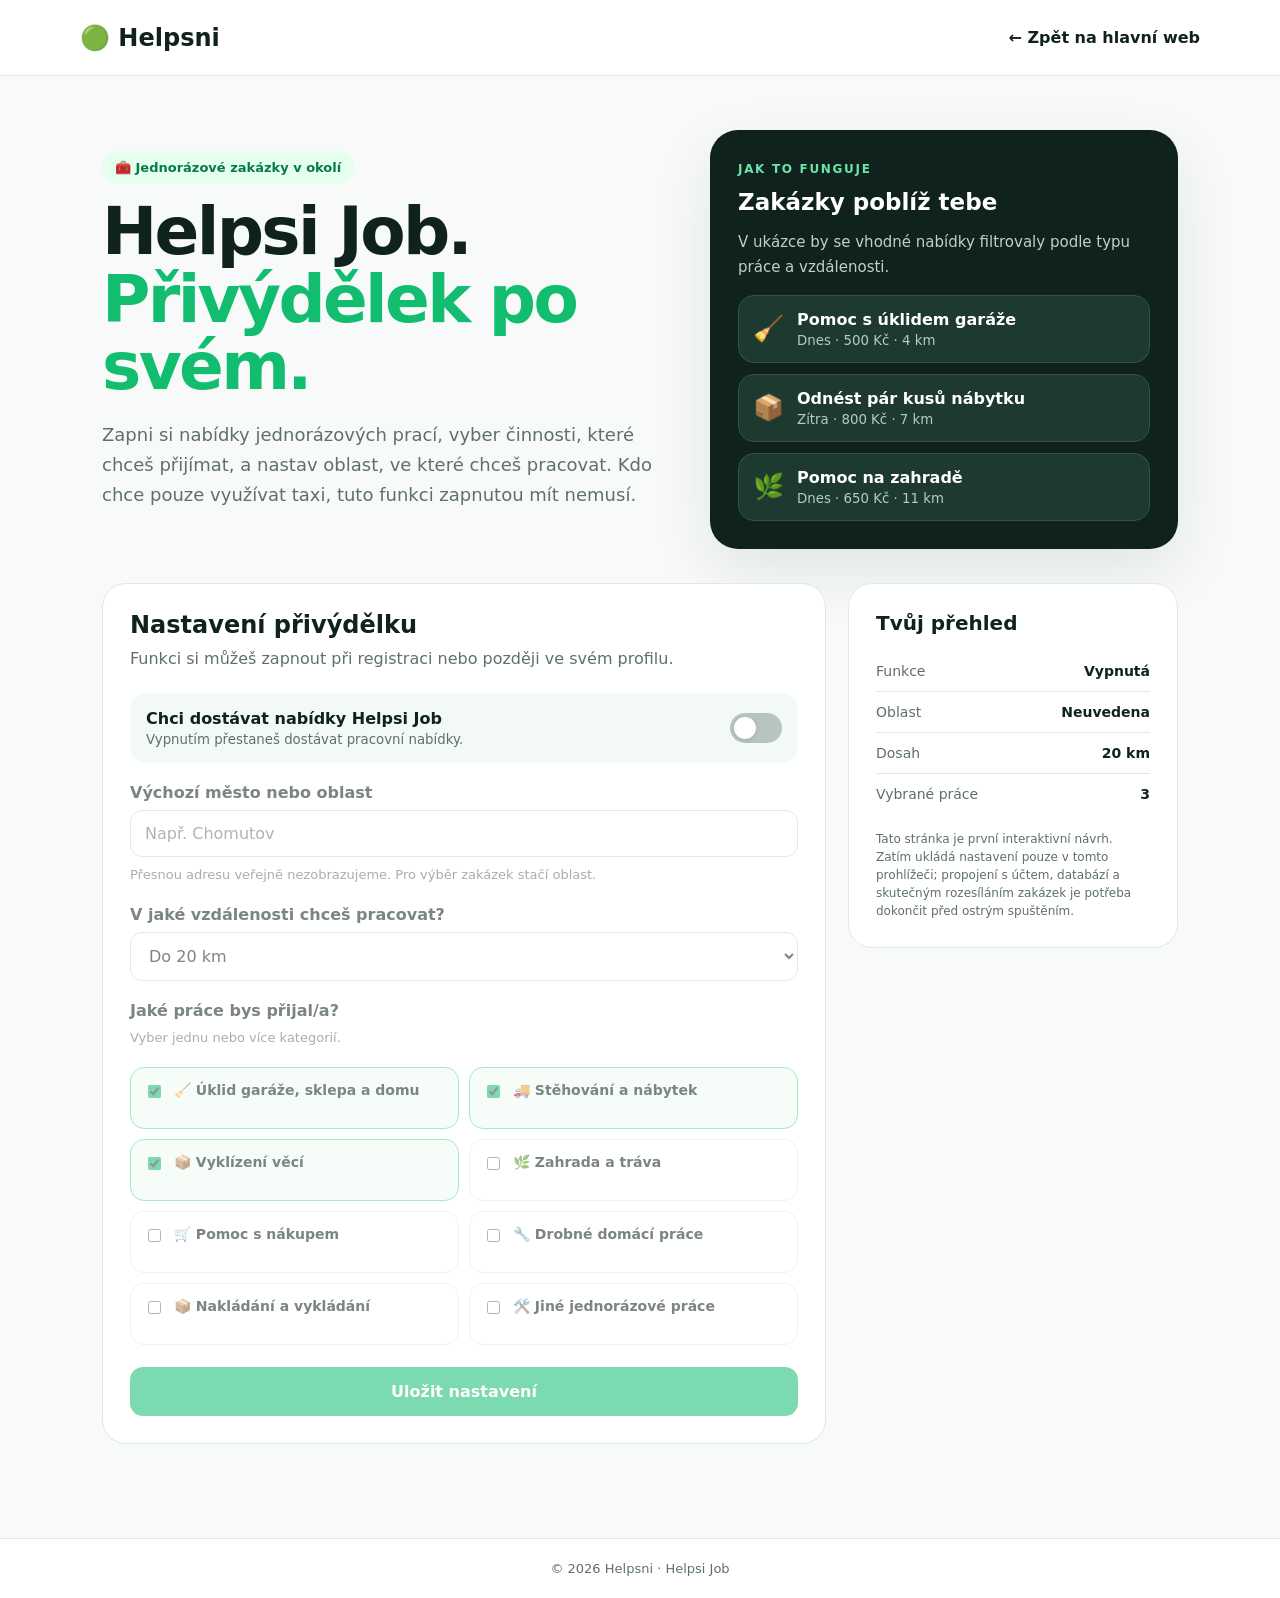
<file: prace-na-den/index.html>
<!doctype html>
<html lang="cs">
<head>
<meta charset="utf-8">
<meta name="viewport" content="width=device-width, initial-scale=1">
<meta name="theme-color" content="#12bd70">
<title>Helpsi Job | Helpsni</title>
<style>
:root{--green:#12bd70;--ink:#10221d;--muted:#5e7069;--line:#dfe9e3;--soft:#f3faf6}
*{box-sizing:border-box}body{margin:0;background:#f7faf8;color:var(--ink);font-family:Inter,system-ui,-apple-system,BlinkMacSystemFont,"Segoe UI",sans-serif}button,input,select{font:inherit}button{cursor:pointer}.top{height:76px;background:#fff;border-bottom:1px solid var(--line);display:flex;align-items:center;justify-content:space-between;padding:0 max(5%,calc((100% - 1120px)/2));gap:18px}.brand{font-size:24px;font-weight:900;color:var(--ink);text-decoration:none}.brand span{color:var(--green)}.back{color:var(--ink);text-decoration:none;font-weight:750}.wrap{max-width:1120px;margin:auto;padding:54px 22px 76px}.eyebrow{font-size:12px;letter-spacing:.14em;font-weight:900;color:#0b9d5a}.hero{display:grid;grid-template-columns:1.1fr .9fr;gap:36px;align-items:center;margin-bottom:34px}.hero h1{font-size:clamp(40px,6vw,66px);line-height:1.02;letter-spacing:-.04em;margin:14px 0 20px}.hero p{font-size:18px;line-height:1.65;color:var(--muted);max-width:650px}.pill{display:inline-flex;align-items:center;gap:8px;background:#e4fff0;color:#087a48;border-radius:999px;padding:9px 13px;font-weight:800;font-size:13px}.visual{background:#10221d;color:#fff;border-radius:28px;padding:28px;box-shadow:0 22px 60px #10221d18}.visual h2{font-size:23px;margin:12px 0}.visual p{font-size:15px;color:#c0d0c9}.job{display:flex;align-items:center;gap:13px;background:#1d3930;border:1px solid #335347;border-radius:16px;padding:14px;margin-top:11px}.emoji{font-size:25px}.job b{display:block}.job small{display:block;color:#b8cbc1;margin-top:4px}.layout{display:grid;grid-template-columns:1fr 330px;gap:22px;align-items:start}.panel{background:#fff;border:1px solid var(--line);border-radius:24px;padding:27px;margin-bottom:18px}.panel h2{margin:0 0 8px;font-size:24px}.sub{color:var(--muted);line-height:1.55;margin:0 0 22px}.toggle-row{display:flex;justify-content:space-between;gap:16px;align-items:center;padding:16px;background:var(--soft);border-radius:16px}.toggle-row b{display:block}.toggle-row small{display:block;color:var(--muted);margin-top:4px}.switch{position:relative;width:52px;height:30px;flex:0 0 auto}.switch input{opacity:0;width:1px;height:1px;position:absolute}.track{position:absolute;inset:0;background:#b8c5be;border-radius:30px;transition:.2s}.track:after{content:"";position:absolute;left:4px;top:4px;width:22px;height:22px;border-radius:50%;background:white;transition:.2s;box-shadow:0 1px 4px #0002}.switch input:checked+.track{background:var(--green)}.switch input:checked+.track:after{transform:translateX(22px)}.switch input:focus-visible+.track{outline:3px solid #8bdcb5;outline-offset:2px}.field{display:grid;gap:8px;margin-top:20px}.field label,.field-title{font-weight:800}.field input[type=text],.field select{width:100%;padding:13px 14px;border:1px solid #ccd9d1;border-radius:12px;background:#fff;color:var(--ink)}.hint{font-size:13px;color:var(--muted);line-height:1.5}.choices{display:grid;grid-template-columns:1fr 1fr;gap:10px;margin-top:12px}.choice{display:flex;align-items:flex-start;gap:10px;border:1px solid var(--line);border-radius:14px;padding:13px;cursor:pointer;min-height:62px}.choice:has(input:checked){border-color:#59d99c;background:#effcf5}.choice input{margin-top:4px;accent-color:var(--green)}.choice span{font-weight:650;font-size:14px;line-height:1.35}.primary{width:100%;border:0;border-radius:13px;background:var(--green);color:#fff;padding:15px 18px;font-weight:900;margin-top:22px}.primary:hover{filter:brightness(.96)}.status{margin-top:14px;padding:13px 14px;background:#effcf5;border:1px solid #bdeed2;border-radius:13px;color:#087a48;font-weight:750;display:none}.status.show{display:block}.summary{position:sticky;top:18px}.summary h3{margin:0 0 16px;font-size:20px}.summary-line{display:flex;justify-content:space-between;gap:12px;border-bottom:1px solid var(--line);padding:12px 0;font-size:14px}.summary-line:last-of-type{border-bottom:0}.summary-line span{color:var(--muted)}.note{font-size:12px;color:var(--muted);line-height:1.5;margin:16px 0 0}.footer{text-align:center;color:var(--muted);font-size:13px;padding:22px;border-top:1px solid var(--line);background:white}
@media(max-width:800px){.hero,.layout{grid-template-columns:1fr}.hero{gap:22px}.wrap{padding-top:32px}.summary{position:static}.top{height:66px;padding:0 18px}.brand{font-size:21px}.panel{padding:20px}.choices{grid-template-columns:1fr 1fr}}@media(max-width:440px){.choices{grid-template-columns:1fr}.hero h1{font-size:42px}.back{font-size:13px}}
</style>
</head>
<body>
<header class="top"><a class="brand" href="/">🟢 Helpsni</a><a class="back" href="/">← Zpět na hlavní web</a></header>
<main class="wrap">
<section class="hero">
<div><span class="pill">🧰 Jednorázové zakázky v okolí</span><h1>Helpsi Job.<br><span style="color:var(--green)">Přivýdělek po svém.</span></h1><p>Zapni si nabídky jednorázových prací, vyber činnosti, které chceš přijímat, a nastav oblast, ve které chceš pracovat. Kdo chce pouze využívat taxi, tuto funkci zapnutou mít nemusí.</p></div>
<div class="visual"><span class="eyebrow" style="color:#6be4a8">JAK TO FUNGUJE</span><h2>Zakázky poblíž tebe</h2><p>V ukázce by se vhodné nabídky filtrovaly podle typu práce a vzdálenosti.</p><div class="job"><span class="emoji">🧹</span><div><b>Pomoc s úklidem garáže</b><small>Dnes · 500 Kč · 4 km</small></div></div><div class="job"><span class="emoji">📦</span><div><b>Odnést pár kusů nábytku</b><small>Zítra · 800 Kč · 7 km</small></div></div><div class="job"><span class="emoji">🌿</span><div><b>Pomoc na zahradě</b><small>Dnes · 650 Kč · 11 km</small></div></div></div>
</section>
<div class="layout">
<div>
<section class="panel">
<h2>Nastavení přivýdělku</h2><p class="sub">Funkci si můžeš zapnout při registraci nebo později ve svém profilu.</p>
<div class="toggle-row"><div><b>Chci dostávat nabídky Helpsi Job</b><small>Vypnutím přestaneš dostávat pracovní nabídky.</small></div><label class="switch"><input id="enabled" type="checkbox" aria-label="Zapnout nabídky Helpsi Job"><span class="track"></span></label></div>
<div id="settings">
<div class="field"><label for="city">Výchozí město nebo oblast</label><input id="city" type="text" placeholder="Např. Chomutov" autocomplete="address-level2"><span class="hint">Přesnou adresu veřejně nezobrazujeme. Pro výběr zakázek stačí oblast.</span></div>
<div class="field"><label for="radius">V jaké vzdálenosti chceš pracovat?</label><select id="radius"><option value="5">Do 5 km</option><option value="10">Do 10 km</option><option value="20" selected>Do 20 km</option><option value="30">Do 30 km</option><option value="50">Do 50 km</option></select></div>
<div class="field"><div class="field-title">Jaké práce bys přijal/a?</div><span class="hint">Vyber jednu nebo více kategorií.</span><div class="choices" id="categories">
<label class="choice"><input type="checkbox" value="Úklid garáže, sklepa a domu" checked><span>🧹 Úklid garáže, sklepa a domu</span></label>
<label class="choice"><input type="checkbox" value="Stěhování a přenášení nábytku" checked><span>🚚 Stěhování a nábytek</span></label>
<label class="choice"><input type="checkbox" value="Vyklízení nepotřebných věcí" checked><span>📦 Vyklízení věcí</span></label>
<label class="choice"><input type="checkbox" value="Práce na zahradě a sekání trávy"><span>🌿 Zahrada a tráva</span></label>
<label class="choice"><input type="checkbox" value="Pomoc s nákupem"><span>🛒 Pomoc s nákupem</span></label>
<label class="choice"><input type="checkbox" value="Drobné domácí práce"><span>🔧 Drobné domácí práce</span></label>
<label class="choice"><input type="checkbox" value="Nakládání a vykládání věcí"><span>📦 Nakládání a vykládání</span></label>
<label class="choice"><input type="checkbox" value="Jiné jednorázové práce"><span>🛠️ Jiné jednorázové práce</span></label>
</div></div>
<button id="save" class="primary">Uložit nastavení</button><div id="status" class="status" role="status"></div>
</div>
</section>
</div>
<aside class="panel summary"><h3>Tvůj přehled</h3><div class="summary-line"><span>Funkce</span><b id="sumEnabled">Vypnutá</b></div><div class="summary-line"><span>Oblast</span><b id="sumCity">Neuvedena</b></div><div class="summary-line"><span>Dosah</span><b id="sumRadius">20 km</b></div><div class="summary-line"><span>Vybrané práce</span><b id="sumCount">3</b></div><p class="note">Tato stránka je první interaktivní návrh. Zatím ukládá nastavení pouze v tomto prohlížeči; propojení s účtem, databází a skutečným rozesíláním zakázek je potřeba dokončit před ostrým spuštěním.</p></aside>
</div>
</main>
<footer class="footer">© <span id="year"></span> Helpsni · Helpsi Job</footer>
<script>
const $=id=>document.getElementById(id);const KEY='helpsni_work_preferences_v1';const enabled=$('enabled'),city=$('city'),radius=$('radius'),checks=[...document.querySelectorAll('#categories input')];
function prefs(){return {enabled:enabled.checked,city:city.value.trim(),radius:Number(radius.value),categories:checks.filter(c=>c.checked).map(c=>c.value)}}
function renderSummary(){const p=prefs();$('sumEnabled').textContent=p.enabled?'Zapnutá':'Vypnutá';$('sumCity').textContent=p.city||'Neuvedena';$('sumRadius').textContent=p.radius+' km';$('sumCount').textContent=String(p.categories.length);$('settings').style.opacity=p.enabled?'1':'.55';$('settings').style.pointerEvents=p.enabled?'auto':'none';}
function load(){try{const p=JSON.parse(localStorage.getItem(KEY)||'null');if(p){enabled.checked=!!p.enabled;city.value=p.city||'';radius.value=String([5,10,20,30,50].includes(Number(p.radius))?p.radius:20);checks.forEach(c=>c.checked=(p.categories||[]).includes(c.value));}}catch{}renderSummary();}
[enabled,city,radius,...checks].forEach(el=>el.addEventListener('change',renderSummary));city.addEventListener('input',renderSummary);
$('save').addEventListener('click',()=>{const p=prefs();if(p.enabled&&!p.categories.length){$('status').textContent='Vyber alespoň jeden druh práce.';$('status').classList.add('show');return;}localStorage.setItem(KEY,JSON.stringify(p));$('status').textContent='Nastavení bylo uloženo v tomto prohlížeči. Pro skutečné nabídky bude potřeba připojit účet Helpsni.';$('status').classList.add('show');renderSummary();});
$('year').textContent=new Date().getFullYear();load();
</script>
</body>
</html>
</file>
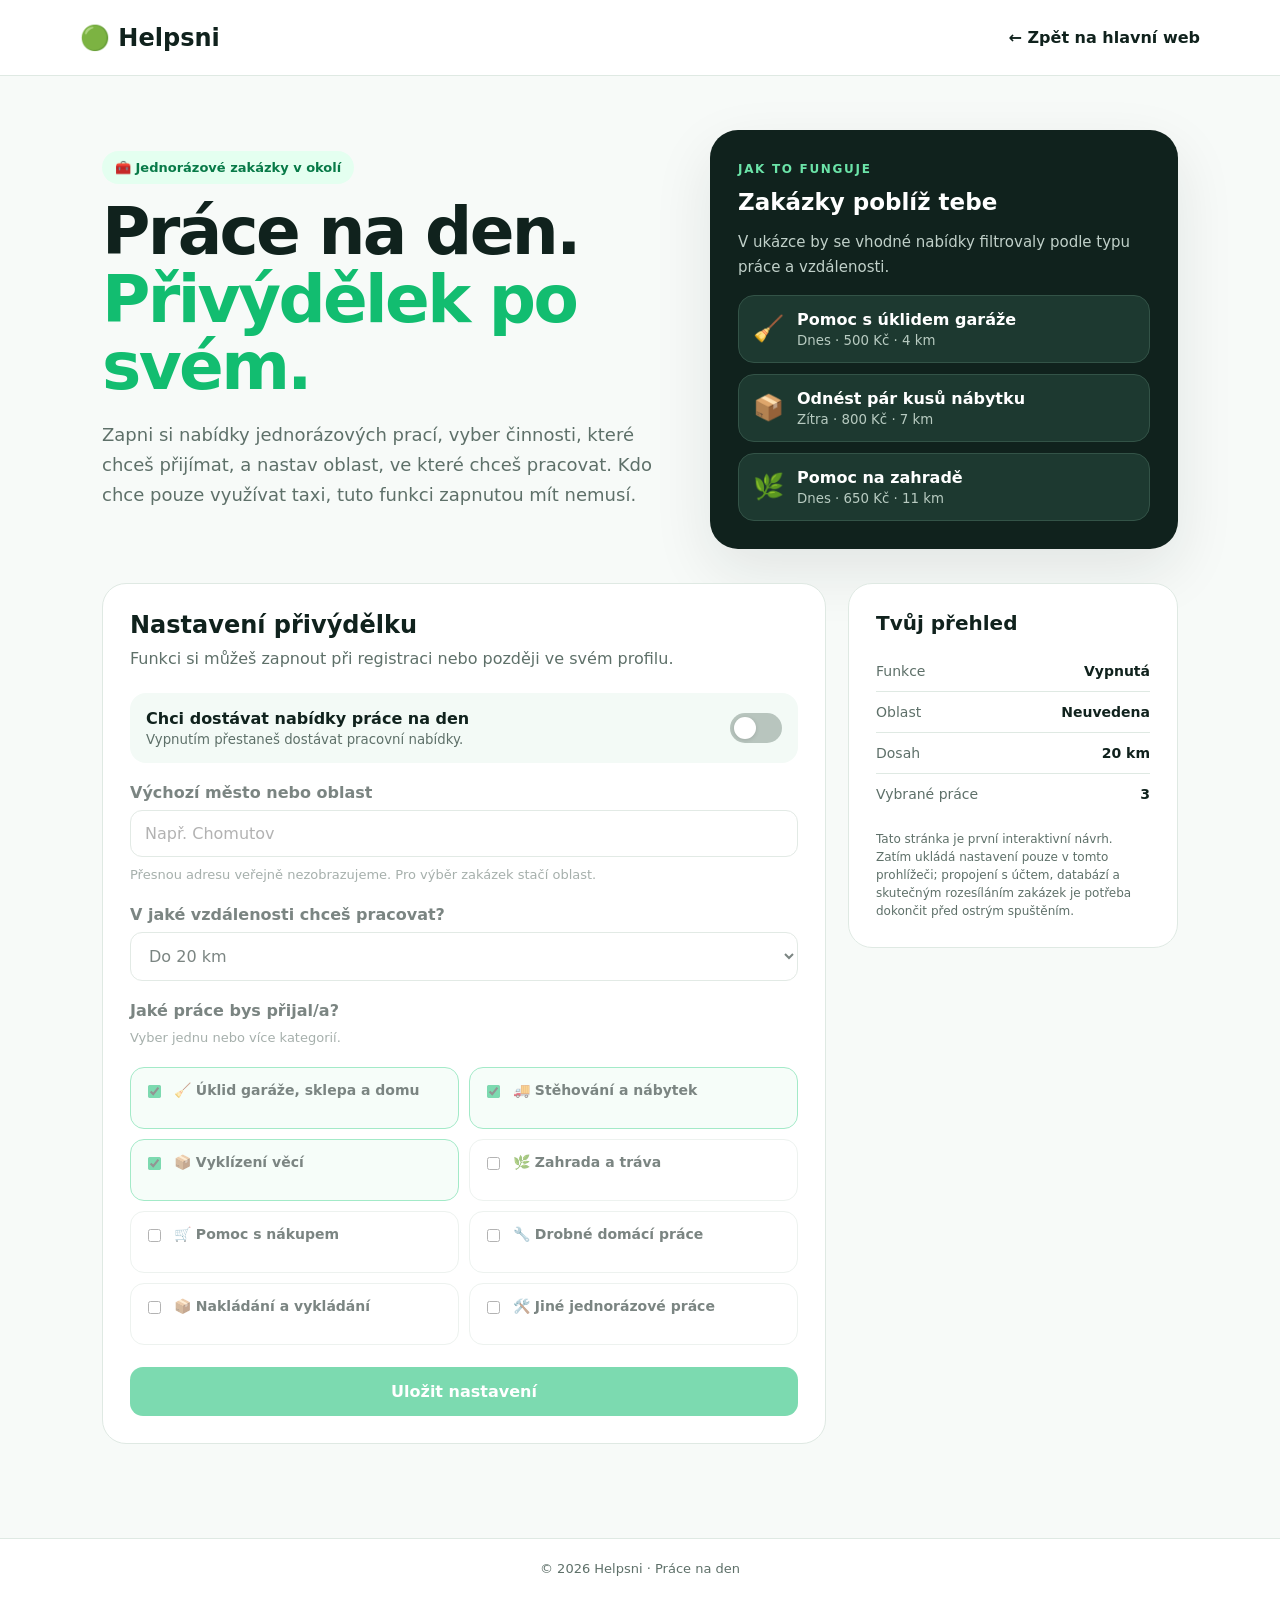
<file: prace-na-den.html>
<!doctype html>
<html lang="cs">
<head>
<meta charset="utf-8">
<meta name="viewport" content="width=device-width, initial-scale=1">
<meta name="theme-color" content="#12bd70">
<title>Práce na den | Helpsni</title>
<style>
:root{--green:#12bd70;--ink:#10221d;--muted:#5e7069;--line:#dfe9e3;--soft:#f3faf6}
*{box-sizing:border-box}body{margin:0;background:#f7faf8;color:var(--ink);font-family:Inter,system-ui,-apple-system,BlinkMacSystemFont,"Segoe UI",sans-serif}button,input,select{font:inherit}button{cursor:pointer}.top{height:76px;background:#fff;border-bottom:1px solid var(--line);display:flex;align-items:center;justify-content:space-between;padding:0 max(5%,calc((100% - 1120px)/2));gap:18px}.brand{font-size:24px;font-weight:900;color:var(--ink);text-decoration:none}.brand span{color:var(--green)}.back{color:var(--ink);text-decoration:none;font-weight:750}.wrap{max-width:1120px;margin:auto;padding:54px 22px 76px}.eyebrow{font-size:12px;letter-spacing:.14em;font-weight:900;color:#0b9d5a}.hero{display:grid;grid-template-columns:1.1fr .9fr;gap:36px;align-items:center;margin-bottom:34px}.hero h1{font-size:clamp(40px,6vw,66px);line-height:1.02;letter-spacing:-.04em;margin:14px 0 20px}.hero p{font-size:18px;line-height:1.65;color:var(--muted);max-width:650px}.pill{display:inline-flex;align-items:center;gap:8px;background:#e4fff0;color:#087a48;border-radius:999px;padding:9px 13px;font-weight:800;font-size:13px}.visual{background:#10221d;color:#fff;border-radius:28px;padding:28px;box-shadow:0 22px 60px #10221d18}.visual h2{font-size:23px;margin:12px 0}.visual p{font-size:15px;color:#c0d0c9}.job{display:flex;align-items:center;gap:13px;background:#1d3930;border:1px solid #335347;border-radius:16px;padding:14px;margin-top:11px}.emoji{font-size:25px}.job b{display:block}.job small{display:block;color:#b8cbc1;margin-top:4px}.layout{display:grid;grid-template-columns:1fr 330px;gap:22px;align-items:start}.panel{background:#fff;border:1px solid var(--line);border-radius:24px;padding:27px;margin-bottom:18px}.panel h2{margin:0 0 8px;font-size:24px}.sub{color:var(--muted);line-height:1.55;margin:0 0 22px}.toggle-row{display:flex;justify-content:space-between;gap:16px;align-items:center;padding:16px;background:var(--soft);border-radius:16px}.toggle-row b{display:block}.toggle-row small{display:block;color:var(--muted);margin-top:4px}.switch{position:relative;width:52px;height:30px;flex:0 0 auto}.switch input{opacity:0;width:1px;height:1px;position:absolute}.track{position:absolute;inset:0;background:#b8c5be;border-radius:30px;transition:.2s}.track:after{content:"";position:absolute;left:4px;top:4px;width:22px;height:22px;border-radius:50%;background:white;transition:.2s;box-shadow:0 1px 4px #0002}.switch input:checked+.track{background:var(--green)}.switch input:checked+.track:after{transform:translateX(22px)}.switch input:focus-visible+.track{outline:3px solid #8bdcb5;outline-offset:2px}.field{display:grid;gap:8px;margin-top:20px}.field label,.field-title{font-weight:800}.field input[type=text],.field select{width:100%;padding:13px 14px;border:1px solid #ccd9d1;border-radius:12px;background:#fff;color:var(--ink)}.hint{font-size:13px;color:var(--muted);line-height:1.5}.choices{display:grid;grid-template-columns:1fr 1fr;gap:10px;margin-top:12px}.choice{display:flex;align-items:flex-start;gap:10px;border:1px solid var(--line);border-radius:14px;padding:13px;cursor:pointer;min-height:62px}.choice:has(input:checked){border-color:#59d99c;background:#effcf5}.choice input{margin-top:4px;accent-color:var(--green)}.choice span{font-weight:650;font-size:14px;line-height:1.35}.primary{width:100%;border:0;border-radius:13px;background:var(--green);color:#fff;padding:15px 18px;font-weight:900;margin-top:22px}.primary:hover{filter:brightness(.96)}.status{margin-top:14px;padding:13px 14px;background:#effcf5;border:1px solid #bdeed2;border-radius:13px;color:#087a48;font-weight:750;display:none}.status.show{display:block}.summary{position:sticky;top:18px}.summary h3{margin:0 0 16px;font-size:20px}.summary-line{display:flex;justify-content:space-between;gap:12px;border-bottom:1px solid var(--line);padding:12px 0;font-size:14px}.summary-line:last-of-type{border-bottom:0}.summary-line span{color:var(--muted)}.note{font-size:12px;color:var(--muted);line-height:1.5;margin:16px 0 0}.footer{text-align:center;color:var(--muted);font-size:13px;padding:22px;border-top:1px solid var(--line);background:white}
@media(max-width:800px){.hero,.layout{grid-template-columns:1fr}.hero{gap:22px}.wrap{padding-top:32px}.summary{position:static}.top{height:66px;padding:0 18px}.brand{font-size:21px}.panel{padding:20px}.choices{grid-template-columns:1fr 1fr}}@media(max-width:440px){.choices{grid-template-columns:1fr}.hero h1{font-size:42px}.back{font-size:13px}}
</style>
</head>
<body>
<header class="top"><a class="brand" href="/">🟢 Helpsni</a><a class="back" href="/">← Zpět na hlavní web</a></header>
<main class="wrap">
<section class="hero">
<div><span class="pill">🧰 Jednorázové zakázky v okolí</span><h1>Práce na den.<br><span style="color:var(--green)">Přivýdělek po svém.</span></h1><p>Zapni si nabídky jednorázových prací, vyber činnosti, které chceš přijímat, a nastav oblast, ve které chceš pracovat. Kdo chce pouze využívat taxi, tuto funkci zapnutou mít nemusí.</p></div>
<div class="visual"><span class="eyebrow" style="color:#6be4a8">JAK TO FUNGUJE</span><h2>Zakázky poblíž tebe</h2><p>V ukázce by se vhodné nabídky filtrovaly podle typu práce a vzdálenosti.</p><div class="job"><span class="emoji">🧹</span><div><b>Pomoc s úklidem garáže</b><small>Dnes · 500 Kč · 4 km</small></div></div><div class="job"><span class="emoji">📦</span><div><b>Odnést pár kusů nábytku</b><small>Zítra · 800 Kč · 7 km</small></div></div><div class="job"><span class="emoji">🌿</span><div><b>Pomoc na zahradě</b><small>Dnes · 650 Kč · 11 km</small></div></div></div>
</section>
<div class="layout">
<div>
<section class="panel">
<h2>Nastavení přivýdělku</h2><p class="sub">Funkci si můžeš zapnout při registraci nebo později ve svém profilu.</p>
<div class="toggle-row"><div><b>Chci dostávat nabídky práce na den</b><small>Vypnutím přestaneš dostávat pracovní nabídky.</small></div><label class="switch"><input id="enabled" type="checkbox" aria-label="Zapnout nabídky práce na den"><span class="track"></span></label></div>
<div id="settings">
<div class="field"><label for="city">Výchozí město nebo oblast</label><input id="city" type="text" placeholder="Např. Chomutov" autocomplete="address-level2"><span class="hint">Přesnou adresu veřejně nezobrazujeme. Pro výběr zakázek stačí oblast.</span></div>
<div class="field"><label for="radius">V jaké vzdálenosti chceš pracovat?</label><select id="radius"><option value="5">Do 5 km</option><option value="10">Do 10 km</option><option value="20" selected>Do 20 km</option><option value="30">Do 30 km</option><option value="50">Do 50 km</option></select></div>
<div class="field"><div class="field-title">Jaké práce bys přijal/a?</div><span class="hint">Vyber jednu nebo více kategorií.</span><div class="choices" id="categories">
<label class="choice"><input type="checkbox" value="Úklid garáže, sklepa a domu" checked><span>🧹 Úklid garáže, sklepa a domu</span></label>
<label class="choice"><input type="checkbox" value="Stěhování a přenášení nábytku" checked><span>🚚 Stěhování a nábytek</span></label>
<label class="choice"><input type="checkbox" value="Vyklízení nepotřebných věcí" checked><span>📦 Vyklízení věcí</span></label>
<label class="choice"><input type="checkbox" value="Práce na zahradě a sekání trávy"><span>🌿 Zahrada a tráva</span></label>
<label class="choice"><input type="checkbox" value="Pomoc s nákupem"><span>🛒 Pomoc s nákupem</span></label>
<label class="choice"><input type="checkbox" value="Drobné domácí práce"><span>🔧 Drobné domácí práce</span></label>
<label class="choice"><input type="checkbox" value="Nakládání a vykládání věcí"><span>📦 Nakládání a vykládání</span></label>
<label class="choice"><input type="checkbox" value="Jiné jednorázové práce"><span>🛠️ Jiné jednorázové práce</span></label>
</div></div>
<button id="save" class="primary">Uložit nastavení</button><div id="status" class="status" role="status"></div>
</div>
</section>
</div>
<aside class="panel summary"><h3>Tvůj přehled</h3><div class="summary-line"><span>Funkce</span><b id="sumEnabled">Vypnutá</b></div><div class="summary-line"><span>Oblast</span><b id="sumCity">Neuvedena</b></div><div class="summary-line"><span>Dosah</span><b id="sumRadius">20 km</b></div><div class="summary-line"><span>Vybrané práce</span><b id="sumCount">3</b></div><p class="note">Tato stránka je první interaktivní návrh. Zatím ukládá nastavení pouze v tomto prohlížeči; propojení s účtem, databází a skutečným rozesíláním zakázek je potřeba dokončit před ostrým spuštěním.</p></aside>
</div>
</main>
<footer class="footer">© <span id="year"></span> Helpsni · Práce na den</footer>
<script>
const $=id=>document.getElementById(id);const KEY='helpsni_work_preferences_v1';const enabled=$('enabled'),city=$('city'),radius=$('radius'),checks=[...document.querySelectorAll('#categories input')];
function prefs(){return {enabled:enabled.checked,city:city.value.trim(),radius:Number(radius.value),categories:checks.filter(c=>c.checked).map(c=>c.value)}}
function renderSummary(){const p=prefs();$('sumEnabled').textContent=p.enabled?'Zapnutá':'Vypnutá';$('sumCity').textContent=p.city||'Neuvedena';$('sumRadius').textContent=p.radius+' km';$('sumCount').textContent=String(p.categories.length);$('settings').style.opacity=p.enabled?'1':'.55';$('settings').style.pointerEvents=p.enabled?'auto':'none';}
function load(){try{const p=JSON.parse(localStorage.getItem(KEY)||'null');if(p){enabled.checked=!!p.enabled;city.value=p.city||'';radius.value=String([5,10,20,30,50].includes(Number(p.radius))?p.radius:20);checks.forEach(c=>c.checked=(p.categories||[]).includes(c.value));}}catch{}renderSummary();}
[enabled,city,radius,...checks].forEach(el=>el.addEventListener('change',renderSummary));city.addEventListener('input',renderSummary);
$('save').addEventListener('click',()=>{const p=prefs();if(p.enabled&&!p.categories.length){$('status').textContent='Vyber alespoň jeden druh práce.';$('status').classList.add('show');return;}localStorage.setItem(KEY,JSON.stringify(p));$('status').textContent='Nastavení bylo uloženo v tomto prohlížeči. Pro skutečné nabídky bude potřeba připojit účet Helpsni.';$('status').classList.add('show');renderSummary();});
$('year').textContent=new Date().getFullYear();load();
</script>
</body>
</html>
</file>
